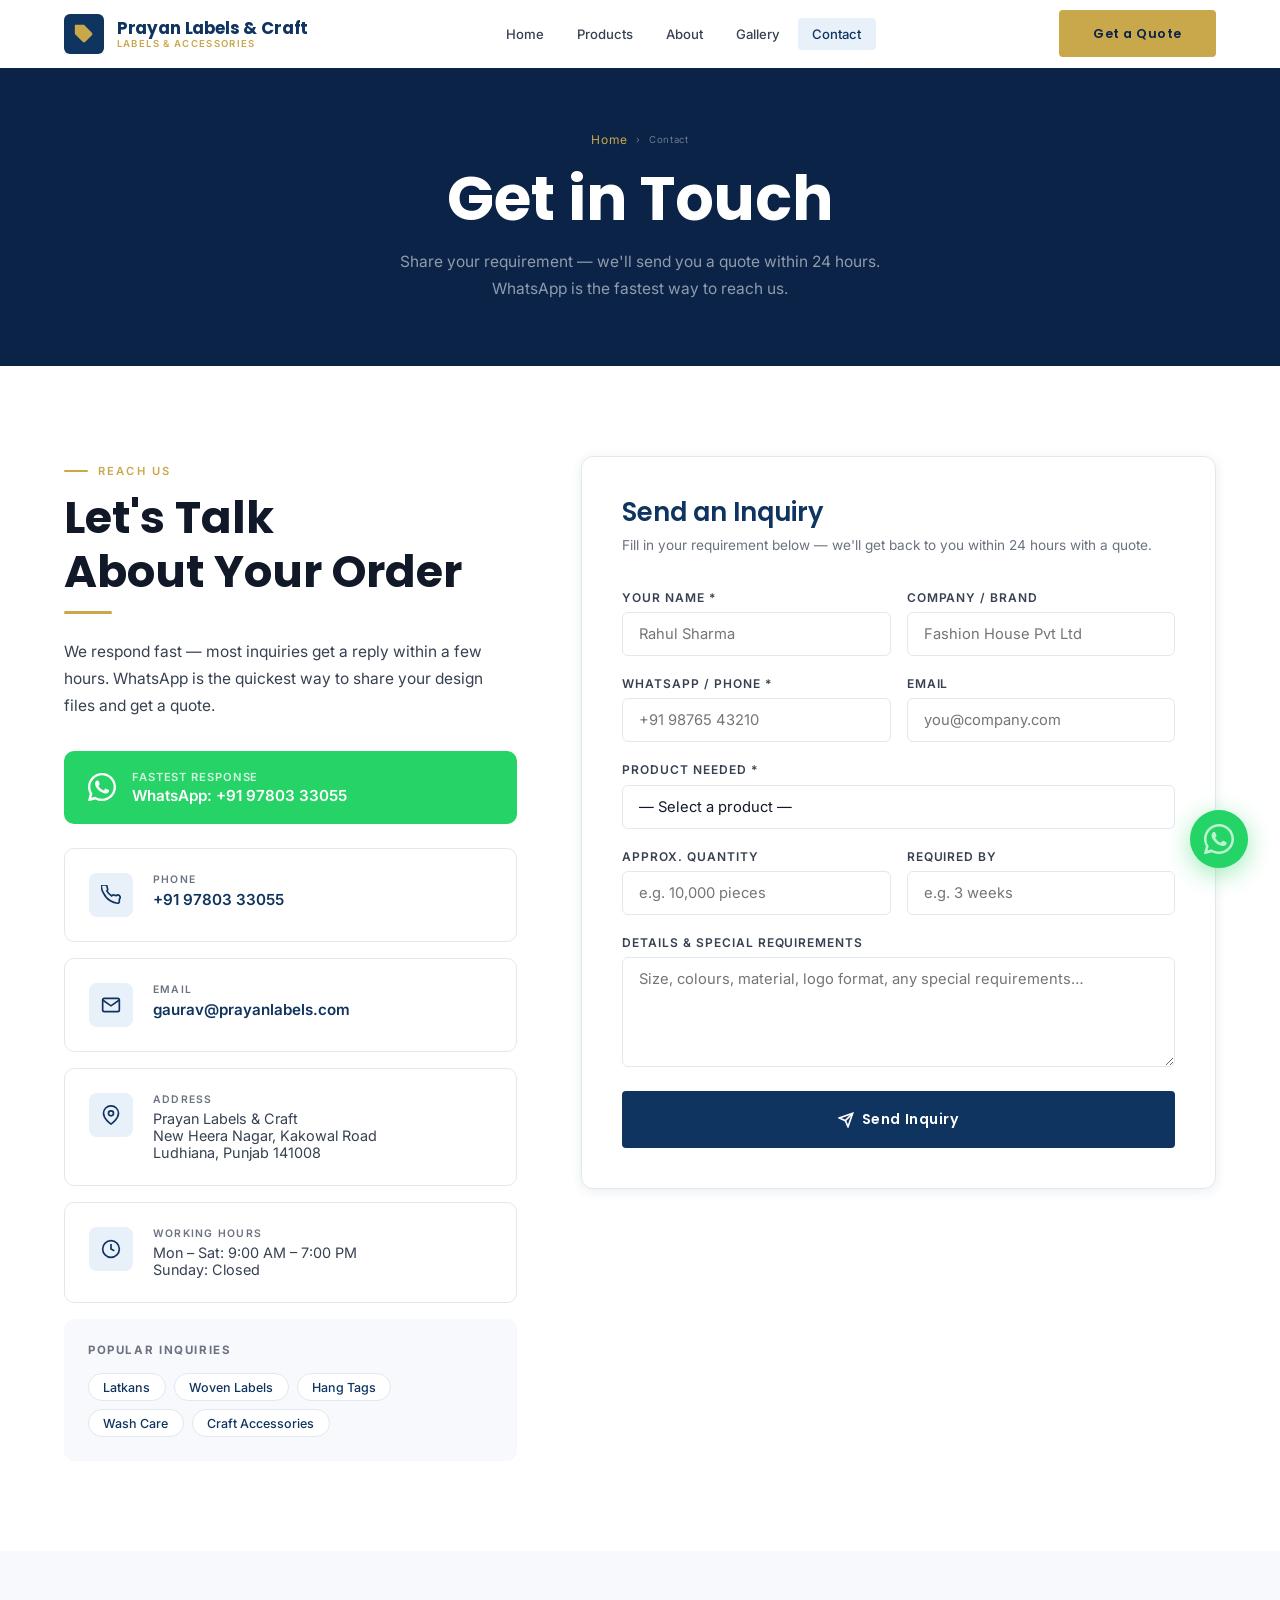
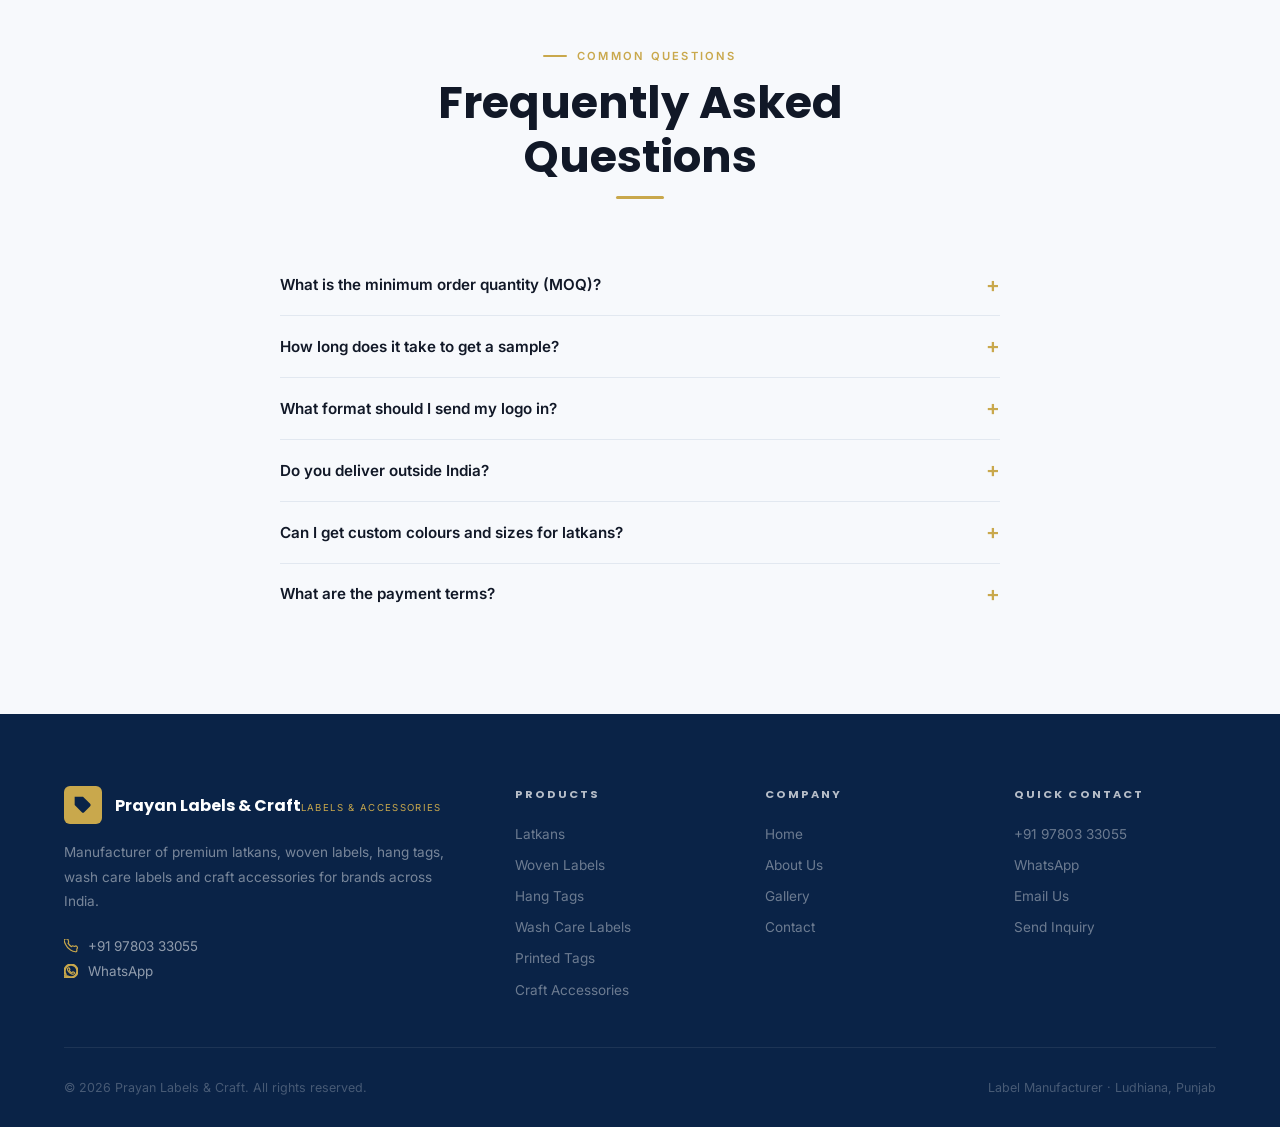
<file: contact.html>
<!DOCTYPE html>
<html lang="en">
<head>
  <meta charset="UTF-8" />
  <meta name="viewport" content="width=device-width, initial-scale=1.0" />
  <meta name="description" content="Get in touch with Prayan Labels & Craft for latkans, woven labels, hang tags or wash care labels. Call or WhatsApp +91 97803 33055. Located in Ludhiana, Punjab." />
  <meta name="keywords" content="contact Prayan Labels Craft, latkan order quote, label manufacturer contact Ludhiana, get quote garment labels, WhatsApp latkan manufacturer" />
  <meta name="author" content="Prayan Labels &amp; Craft" />
  <meta name="robots" content="index, follow" />
  <title>Contact & Get a Quote | Prayan Labels & Craft, Ludhiana</title>
  <link rel="canonical" href="https://prayanlabels.com/contact.html" />
  <!-- Open Graph -->
  <meta property="og:type" content="website" />
  <meta property="og:site_name" content="Prayan Labels &amp; Craft" />
  <meta property="og:title" content="Contact Prayan Labels & Craft | Get a Quote, Ludhiana" />
  <meta property="og:description" content="Request a quote for latkans, woven labels, hang tags or wash care labels. Call or WhatsApp +91 97803 33055." />
  <meta property="og:url" content="https://prayanlabels.com/contact.html" />
  <meta property="og:image" content="https://images.unsplash.com/photo-1711096700094-847c21ebdb52?auto=format&fit=crop&w=1200&h=630&q=85" />
  <meta property="og:image:width" content="1200" />
  <meta property="og:image:height" content="630" />
  <meta property="og:locale" content="en_IN" />
  <!-- Twitter Card -->
  <meta name="twitter:card" content="summary_large_image" />
  <meta name="twitter:title" content="Contact Prayan Labels & Craft | Get a Quote, Ludhiana" />
  <meta name="twitter:description" content="Request a quote for latkans, woven labels, hang tags or wash care labels. Call or WhatsApp +91 97803 33055." />
  <meta name="twitter:image" content="https://images.unsplash.com/photo-1711096700094-847c21ebdb52?auto=format&fit=crop&w=1200&h=630&q=85" />
  <!-- Icons & manifest -->
  <link rel="icon" href="data:image/svg+xml,<svg xmlns='http://www.w3.org/2000/svg' viewBox='0 0 32 32'><rect width='32' height='32' rx='6' fill='%230f3460'/><text y='23' x='7' font-size='18' fill='%23c9a84c' font-family='Georgia' font-weight='bold'>P</text></svg>" />
  <link rel="manifest" href="site.webmanifest" />
  <meta name="theme-color" content="#0f3460" />
  <link rel="preconnect" href="https://fonts.googleapis.com" />
  <link rel="preconnect" href="https://fonts.gstatic.com" crossorigin />
  <link rel="preconnect" href="https://images.unsplash.com" />
  <link rel="stylesheet" href="css/style.css" />
  <!-- Structured data -->
  <script type="application/ld+json">
{
  "@context": "https://schema.org",
  "@graph": [
  {
    "@type": "LocalBusiness",
    "@id": "https://prayanlabels.com/#business",
    "name": "Prayan Labels & Craft",
    "description": "Manufacturer of latkans, woven labels, hang tags, wash care labels and craft accessories in Ludhiana, India.",
    "url": "https://prayanlabels.com",
    "telephone": "+919780333055",
    "email": "gaurav@prayanlabels.com",
    "address": {
      "@type": "PostalAddress",
      "streetAddress": "New Heera Nagar, Kakowal Road",
      "addressLocality": "Ludhiana",
      "addressRegion": "Punjab",
      "postalCode": "141008",
      "addressCountry": "IN"
    },
    "geo": {
      "@type": "GeoCoordinates",
      "latitude": 30.9010,
      "longitude": 75.8573
    },
    "image": "https://images.unsplash.com/photo-1711096700094-847c21ebdb52?auto=format&fit=crop&w=1200&q=80",
    "priceRange": "₹₹",
    "openingHoursSpecification": {
      "@type": "OpeningHoursSpecification",
      "dayOfWeek": ["Monday","Tuesday","Wednesday","Thursday","Friday","Saturday"],
      "opens": "09:00",
      "closes": "18:00"
    },
    "contactPoint": {
      "@type": "ContactPoint",
      "telephone": "+919780333055",
      "contactType": "sales",
      "availableLanguage": ["English","Hindi","Punjabi"]
    },
    "hasOfferCatalog": {
      "@type": "OfferCatalog",
      "name": "Label & Accessory Products",
      "itemListElement": [
        {"@type":"Offer","itemOffered":{"@type":"Product","name":"Latkans","description":"Decorative tassels in silk thread, zari, metal charms and beads for ethnic wear"}},
        {"@type":"Offer","itemOffered":{"@type":"Product","name":"Woven Labels","description":"Custom woven brand labels in damask, satin and taffeta weaves"}},
        {"@type":"Offer","itemOffered":{"@type":"Product","name":"Hang Tags","description":"Custom printed hang tags for garments and apparel brands"}},
        {"@type":"Offer","itemOffered":{"@type":"Product","name":"Wash Care Labels","description":"Woven and printed care instruction labels for garments"}},
        {"@type":"Offer","itemOffered":{"@type":"Product","name":"Printed Tags","description":"Barcode labels, price tags and printed paper tags"}},
        {"@type":"Offer","itemOffered":{"@type":"Product","name":"Craft Accessories","description":"Tassels, cord strings, price pins and craft embellishments"}}
      ]
    },
    "sameAs": ["https://wa.me/919780333055"]
  },
  {
    "@type": "BreadcrumbList",
    "itemListElement": [
    {"@type":"ListItem","position":1,"name":"Home","item":"https://prayanlabels.com/"},
    {"@type":"ListItem","position":2,"name":"Contact","item":"https://prayanlabels.com/contact.html"}
    ]
  },
  {
    "@type": "FAQPage",
    "@id": "https://prayanlabels.com/contact.html#faq",
    "mainEntity": [
      {"@type":"Question","name":"What is the minimum order quantity (MOQ)?","acceptedAnswer":{"@type":"Answer","text":"MOQ varies by product. Latkans start from 500 pieces per design. Woven labels from 500 pcs. Hang tags and printed labels from 1,000 pcs. Contact us for smaller trial quantities."}},
      {"@type":"Question","name":"How long does it take to get a sample?","acceptedAnswer":{"@type":"Answer","text":"Physical samples are dispatched within 48 hours of artwork approval. Digital proofs are sent same day in most cases."}},
      {"@type":"Question","name":"What format should I send my logo in?","acceptedAnswer":{"@type":"Answer","text":"Vector formats (AI, EPS, SVG) are ideal. High-resolution PNG or PDF also work. If you only have a JPG, our design team will prepare a production-ready file."}},
      {"@type":"Question","name":"Do you deliver outside India?","acceptedAnswer":{"@type":"Answer","text":"We primarily serve PAN India clients. For international orders, please contact us directly to discuss shipping arrangements."}},
      {"@type":"Question","name":"Can I get custom colours and sizes for latkans?","acceptedAnswer":{"@type":"Answer","text":"Yes. Latkans are fully customisable — thread colour, charm type, tassel length, bead style and more. Share a reference image or Pantone code and we will match it."}},
      {"@type":"Question","name":"What are the payment terms?","acceptedAnswer":{"@type":"Answer","text":"For new clients: 50% advance and 50% before dispatch. Repeat clients with good order history can discuss credit terms directly."}}
    ]
  }
  ]
}
  </script>
</head>
<body>

<header class="nav" id="mainNav">
  <div class="container nav__inner">
    <a href="index.html" class="nav__logo">
      <div class="nav__logo-icon">
        <svg viewBox="0 0 24 24"><path d="M20.59 13.41l-7.17 7.17a2 2 0 01-2.83 0L2 12V2h10l8.59 8.59a2 2 0 010 2.82z"/></svg>
      </div>
      <div class="nav__logo-text">
        <span class="nav__logo-name">Prayan Labels & Craft</span>
        <span class="nav__logo-sub">Labels &amp; Accessories</span>
      </div>
    </a>
    <nav class="nav__links">
      <a href="index.html">Home</a>
      <a href="products.html">Products</a>
      <a href="about.html">About</a>
      <a href="gallery.html">Gallery</a>
      <a href="contact.html" class="active">Contact</a>
    </nav>
    <a href="contact.html" class="btn btn-primary nav__cta">Get a Quote</a>
    <button class="nav__hamburger" aria-label="Toggle menu"><span></span><span></span><span></span></button>
  </div>
</header>
<nav class="nav__mobile">
  <a href="index.html">Home</a>
  <a href="products.html">Products</a>
  <a href="about.html">About</a>
  <a href="gallery.html">Gallery</a>
  <a href="contact.html">Contact</a>
  <a href="contact.html" class="btn btn-primary" style="margin-top:0.5rem;justify-content:center;">Get a Quote</a>
</nav>

<section class="page-hero">
  <div class="page-hero__bg" style="background-image:url('https://images.unsplash.com/photo-1558618666-fcd25c85cd64?auto=format&fit=crop&w=1600&q=80');"></div>
  <div class="page-hero__overlay"></div>
  <div class="page-hero__content container">
    <nav class="breadcrumb"><a href="index.html">Home</a><span>›</span><span>Contact</span></nav>
    <h1>Get in Touch</h1>
    <p>Share your requirement — we'll send you a quote within 24 hours. WhatsApp is the fastest way to reach us.</p>
  </div>
</section>

<main>

<!-- CONTACT SECTION -->
<section class="section">
  <div class="container">
    <div class="contact-grid">

      <!-- LEFT: Info -->
      <div>
        <span class="eyebrow">Reach Us</span>
        <h2 style="margin-bottom:0.5rem;">Let's Talk<br/>About Your Order</h2>
        <div class="gold-divider"></div>
        <p style="margin-bottom:2rem;">We respond fast — most inquiries get a reply within a few hours. WhatsApp is the quickest way to share your design files and get a quote.</p>

        <a href="https://wa.me/919780333055?text=Hi%2C%20I%27d%20like%20a%20quote%20for%20labels%20or%20latkans." target="_blank" rel="noopener"
           style="display:flex;align-items:center;gap:1rem;background:#25d366;color:#fff;border-radius:10px;padding:1.2rem 1.5rem;margin-bottom:1.5rem;font-weight:600;font-size:0.95rem;text-decoration:none;transition:background .2s;"
           onmouseover="this.style.background='#1da851'" onmouseout="this.style.background='#25d366'">
          <svg width="28" height="28" viewBox="0 0 24 24" fill="#fff"><path d="M17.472 14.382c-.297-.149-1.758-.867-2.03-.967-.273-.099-.471-.148-.67.15-.197.297-.767.966-.94 1.164-.173.199-.347.223-.644.075-.297-.15-1.255-.463-2.39-1.475-.883-.788-1.48-1.761-1.653-2.059-.173-.297-.018-.458.13-.606.134-.133.298-.347.446-.52.149-.174.198-.298.298-.497.099-.198.05-.371-.025-.52-.075-.149-.669-1.612-.916-2.207-.242-.579-.487-.5-.669-.51-.173-.008-.371-.01-.57-.01-.198 0-.52.074-.792.372-.272.297-1.04 1.016-1.04 2.479 0 1.462 1.065 2.875 1.213 3.074.149.198 2.096 3.2 5.077 4.487.709.306 1.262.489 1.694.625.712.227 1.36.195 1.871.118.571-.085 1.758-.719 2.006-1.413.248-.694.248-1.289.173-1.413-.074-.124-.272-.198-.57-.347z"/><path d="M12 0C5.373 0 0 5.373 0 12c0 2.123.554 4.112 1.525 5.84L.057 23.486a.5.5 0 00.614.614l5.644-1.468A11.953 11.953 0 0012 24c6.627 0 12-5.373 12-12S18.627 0 12 0zm0 22c-1.96 0-3.803-.537-5.38-1.47l-.386-.232-3.35.871.871-3.35-.232-.386A9.96 9.96 0 012 12C2 6.477 6.477 2 12 2s10 4.477 10 10-4.477 10-10 10z"/></svg>
          <div>
            <div style="font-size:0.7rem;opacity:0.8;letter-spacing:0.08em;text-transform:uppercase;margin-bottom:0.1rem;">Fastest response</div>
            <div>WhatsApp: +91 97803 33055</div>
          </div>
        </a>

        <div class="contact-info-card reveal">
          <div class="contact-info-icon">
            <svg viewBox="0 0 24 24"><path d="M22 16.92v3a2 2 0 01-2.18 2 19.79 19.79 0 01-8.63-3.07A19.5 19.5 0 013.07 9.8 19.79 19.79 0 01.22 1.18 2 2 0 012.18 0h3a2 2 0 012 1.72c.127.96.361 1.903.7 2.81a2 2 0 01-.45 2.11L6.91 7.09a16 16 0 006 6l.56-.56a2 2 0 012.11-.45c.907.339 1.85.573 2.81.7A2 2 0 0122 16.92z"/></svg>
          </div>
          <div>
            <div class="contact-label">Phone</div>
            <div class="contact-value"><a href="tel:+919780333055">+91 97803 33055</a></div>
          </div>
        </div>

        <div class="contact-info-card reveal">
          <div class="contact-info-icon">
            <svg viewBox="0 0 24 24"><path d="M4 4h16c1.1 0 2 .9 2 2v12c0 1.1-.9 2-2 2H4c-1.1 0-2-.9-2-2V6c0-1.1.9-2 2-2z"/><polyline points="22,6 12,13 2,6"/></svg>
          </div>
          <div>
            <div class="contact-label">Email</div>
            <div class="contact-value"><a href="mailto:gaurav@prayanlabels.com">gaurav@prayanlabels.com</a></div>
          </div>
        </div>

        <div class="contact-info-card reveal">
          <div class="contact-info-icon">
            <svg viewBox="0 0 24 24"><path d="M21 10c0 7-9 13-9 13s-9-6-9-13a9 9 0 0118 0z"/><circle cx="12" cy="10" r="3"/></svg>
          </div>
          <div>
            <div class="contact-label">Address</div>
            <div class="contact-value" style="font-size:0.9rem;font-weight:400;color:var(--text-mid);">
              Prayan Labels &amp; Craft<br/>
              New Heera Nagar, Kakowal Road<br/>
              Ludhiana, Punjab 141008
            </div>
          </div>
        </div>

        <div class="contact-info-card reveal">
          <div class="contact-info-icon">
            <svg viewBox="0 0 24 24"><circle cx="12" cy="12" r="10"/><path d="M12 6v6l4 2"/></svg>
          </div>
          <div>
            <div class="contact-label">Working Hours</div>
            <div class="contact-value" style="font-size:0.9rem;font-weight:400;color:var(--text-mid);">
              Mon – Sat: 9:00 AM – 7:00 PM<br/>
              Sunday: Closed
            </div>
          </div>
        </div>

        <!-- Quick product links -->
        <div style="background:var(--bg);border-radius:10px;padding:1.5rem;margin-top:1rem;" class="reveal">
          <div style="font-size:0.72rem;font-weight:700;letter-spacing:0.14em;text-transform:uppercase;color:var(--muted);margin-bottom:1rem;">Popular Inquiries</div>
          <div style="display:flex;flex-wrap:wrap;gap:0.5rem;">
            <a href="products.html#latkans" style="background:var(--white);border:1px solid var(--border);border-radius:20px;padding:0.35rem 0.9rem;font-size:0.78rem;font-weight:500;color:var(--navy);text-decoration:none;transition:all .2s;" onmouseover="this.style.background='var(--navy-light)'" onmouseout="this.style.background='var(--white)'">Latkans</a>
            <a href="products.html#woven" style="background:var(--white);border:1px solid var(--border);border-radius:20px;padding:0.35rem 0.9rem;font-size:0.78rem;font-weight:500;color:var(--navy);text-decoration:none;transition:all .2s;" onmouseover="this.style.background='var(--navy-light)'" onmouseout="this.style.background='var(--white)'">Woven Labels</a>
            <a href="products.html#hangtags" style="background:var(--white);border:1px solid var(--border);border-radius:20px;padding:0.35rem 0.9rem;font-size:0.78rem;font-weight:500;color:var(--navy);text-decoration:none;transition:all .2s;" onmouseover="this.style.background='var(--navy-light)'" onmouseout="this.style.background='var(--white)'">Hang Tags</a>
            <a href="products.html#washcare" style="background:var(--white);border:1px solid var(--border);border-radius:20px;padding:0.35rem 0.9rem;font-size:0.78rem;font-weight:500;color:var(--navy);text-decoration:none;transition:all .2s;" onmouseover="this.style.background='var(--navy-light)'" onmouseout="this.style.background='var(--white)'">Wash Care</a>
            <a href="products.html#craft" style="background:var(--white);border:1px solid var(--border);border-radius:20px;padding:0.35rem 0.9rem;font-size:0.78rem;font-weight:500;color:var(--navy);text-decoration:none;transition:all .2s;" onmouseover="this.style.background='var(--navy-light)'" onmouseout="this.style.background='var(--white)'">Craft Accessories</a>
          </div>
        </div>
      </div>

      <!-- RIGHT: Form -->
      <div class="reveal">
        <div class="form-card">
          <h3 style="color:var(--navy);margin-bottom:0.4rem;">Send an Inquiry</h3>
          <p style="font-size:0.85rem;margin-bottom:2rem;color:var(--muted);">Fill in your requirement below — we'll get back to you within 24 hours with a quote.</p>

          <!--
            ACTIVATE: Go to formspree.io → New Form → copy the form ID
            Replace YOUR_FORMSPREE_ID below with your actual ID (e.g. xknepldo)
          -->
          <form action="https://formspree.io/f/xgoqnqeq" method="POST" id="contactForm" novalidate>

            <div class="form-row">
              <div class="form-group">
                <label for="name">Your Name *</label>
                <input type="text" id="name" name="name" placeholder="Rahul Sharma" required />
              </div>
              <div class="form-group">
                <label for="company">Company / Brand</label>
                <input type="text" id="company" name="company" placeholder="Fashion House Pvt Ltd" />
              </div>
            </div>

            <div class="form-row">
              <div class="form-group">
                <label for="phone">WhatsApp / Phone *</label>
                <input type="tel" id="phone" name="phone" placeholder="+91 98765 43210" required />
              </div>
              <div class="form-group">
                <label for="email">Email</label>
                <input type="email" id="email" name="email" placeholder="you@company.com" />
              </div>
            </div>

            <div class="form-group">
              <label for="product">Product Needed *</label>
              <select id="product" name="product" required>
                <option value="">— Select a product —</option>
                <option>Latkans</option>
                <option>Woven Labels</option>
                <option>Hang Tags</option>
                <option>Wash Care Labels</option>
                <option>Printed Tags / Barcode Labels</option>
                <option>Craft Accessories (Tassels / Cords)</option>
                <option>Multiple Products</option>
                <option>Other / Not Sure</option>
              </select>
            </div>

            <div class="form-row">
              <div class="form-group">
                <label for="quantity">Approx. Quantity</label>
                <input type="text" id="quantity" name="quantity" placeholder="e.g. 10,000 pieces" />
              </div>
              <div class="form-group">
                <label for="timeline">Required By</label>
                <input type="text" id="timeline" name="timeline" placeholder="e.g. 3 weeks" />
              </div>
            </div>

            <div class="form-group">
              <label for="message">Details &amp; Special Requirements</label>
              <textarea id="message" name="message" placeholder="Size, colours, material, logo format, any special requirements…"></textarea>
            </div>

            <button type="submit" class="btn btn-navy btn-lg" style="width:100%;justify-content:center;" id="submitBtn">
              <svg width="16" height="16" viewBox="0 0 24 24" fill="none" stroke="currentColor" stroke-width="2.5"><line x1="22" y1="2" x2="11" y2="13"/><polygon points="22 2 15 22 11 13 2 9 22 2"/></svg>
              Send Inquiry
            </button>

            <div id="successMsg">
              ✅ Thank you! Your inquiry has been received. We'll reply within 24 hours.
              For faster response, <a href="https://wa.me/919780333055" target="_blank" rel="noopener" style="color:inherit;font-weight:600;">WhatsApp us directly</a>.
            </div>

          </form>
        </div>
      </div>

    </div>
  </div>
</section>

<!-- FAQ -->
<section class="section section--bg">
  <div class="container">
    <div class="section__head reveal">
      <span class="eyebrow">Common Questions</span>
      <h2>Frequently Asked Questions</h2>
      <div class="gold-divider gold-divider--center"></div>
    </div>
    <div style="max-width:720px;margin:0 auto;">

      <details class="faq-item reveal" style="border-bottom:1px solid var(--border);">
        <summary style="display:flex;justify-content:space-between;align-items:center;padding:1.25rem 0;cursor:pointer;font-weight:600;font-size:0.95rem;list-style:none;">
          What is the minimum order quantity (MOQ)?
          <span style="color:var(--gold);font-size:1.3rem;line-height:1;flex-shrink:0;margin-left:1rem;">+</span>
        </summary>
        <div style="padding:0 0 1.25rem;font-size:0.9rem;color:var(--muted);line-height:1.8;">
          MOQ varies by product. Latkans start from 500 pieces per design. Woven labels from 500 pcs. Hang tags and printed labels from 1,000 pcs. Contact us for smaller trial quantities — we try to accommodate new clients.
        </div>
      </details>

      <details class="faq-item reveal" style="border-bottom:1px solid var(--border);">
        <summary style="display:flex;justify-content:space-between;align-items:center;padding:1.25rem 0;cursor:pointer;font-weight:600;font-size:0.95rem;list-style:none;">
          How long does it take to get a sample?
          <span style="color:var(--gold);font-size:1.3rem;line-height:1;flex-shrink:0;margin-left:1rem;">+</span>
        </summary>
        <div style="padding:0 0 1.25rem;font-size:0.9rem;color:var(--muted);line-height:1.8;">
          Physical samples are dispatched within 48 hours of artwork approval. Digital proofs are sent same day in most cases.
        </div>
      </details>

      <details class="faq-item reveal" style="border-bottom:1px solid var(--border);">
        <summary style="display:flex;justify-content:space-between;align-items:center;padding:1.25rem 0;cursor:pointer;font-weight:600;font-size:0.95rem;list-style:none;">
          What format should I send my logo in?
          <span style="color:var(--gold);font-size:1.3rem;line-height:1;flex-shrink:0;margin-left:1rem;">+</span>
        </summary>
        <div style="padding:0 0 1.25rem;font-size:0.9rem;color:var(--muted);line-height:1.8;">
          Vector formats (AI, EPS, SVG) are ideal for woven labels and printing. High-resolution PNG or PDF also work. If you only have a JPG, share it and our design team will prepare a production-ready file.
        </div>
      </details>

      <details class="faq-item reveal" style="border-bottom:1px solid var(--border);">
        <summary style="display:flex;justify-content:space-between;align-items:center;padding:1.25rem 0;cursor:pointer;font-weight:600;font-size:0.95rem;list-style:none;">
          Do you deliver outside India?
          <span style="color:var(--gold);font-size:1.3rem;line-height:1;flex-shrink:0;margin-left:1rem;">+</span>
        </summary>
        <div style="padding:0 0 1.25rem;font-size:0.9rem;color:var(--muted);line-height:1.8;">
          We primarily serve PAN India clients. For international orders, please contact us directly to discuss shipping arrangements and timelines.
        </div>
      </details>

      <details class="faq-item reveal" style="border-bottom:1px solid var(--border);">
        <summary style="display:flex;justify-content:space-between;align-items:center;padding:1.25rem 0;cursor:pointer;font-weight:600;font-size:0.95rem;list-style:none;">
          Can I get custom colours and sizes for latkans?
          <span style="color:var(--gold);font-size:1.3rem;line-height:1;flex-shrink:0;margin-left:1rem;">+</span>
        </summary>
        <div style="padding:0 0 1.25rem;font-size:0.9rem;color:var(--muted);line-height:1.8;">
          Absolutely. Latkans are fully customisable — thread colour, charm type, tassel length, bead style and more. Share a reference image or Pantone code and we'll match it.
        </div>
      </details>

      <details class="faq-item reveal">
        <summary style="display:flex;justify-content:space-between;align-items:center;padding:1.25rem 0;cursor:pointer;font-weight:600;font-size:0.95rem;list-style:none;">
          What are the payment terms?
          <span style="color:var(--gold);font-size:1.3rem;line-height:1;flex-shrink:0;margin-left:1rem;">+</span>
        </summary>
        <div style="padding:0 0 1.25rem;font-size:0.9rem;color:var(--muted);line-height:1.8;">
          For new clients, we typically work on 50% advance and 50% before dispatch. Repeat clients with good order history can discuss credit terms with us directly.
        </div>
      </details>

    </div>
  </div>
</section>

</main>

<footer class="footer">
  <div class="container">
    <div class="footer__grid">
      <div class="footer__brand">
        <div class="footer__logo">
          <div class="footer__logo-icon"><svg viewBox="0 0 24 24" width="20" height="20"><path d="M20.59 13.41l-7.17 7.17a2 2 0 01-2.83 0L2 12V2h10l8.59 8.59a2 2 0 010 2.82z"/></svg></div>
          <div class="footer__logo-text"><span class="name">Prayan Labels &amp; Craft</span><span class="sub">Labels &amp; Accessories</span></div>
        </div>
        <p class="footer__desc">Manufacturer of premium latkans, woven labels, hang tags, wash care labels and craft accessories for brands across India.</p>
        <div class="footer__contact">
          <a href="tel:+919780333055"><svg viewBox="0 0 24 24"><path d="M22 16.92v3a2 2 0 01-2.18 2 19.79 19.79 0 01-8.63-3.07A19.5 19.5 0 013.07 9.8 19.79 19.79 0 01.22 1.18 2 2 0 012.18 0h3a2 2 0 012 1.72c.127.96.361 1.903.7 2.81a2 2 0 01-.45 2.11L6.91 7.09a16 16 0 006 6l.56-.56a2 2 0 012.11-.45c.907.339 1.85.573 2.81.7A2 2 0 0122 16.92z"/></svg>+91 97803 33055</a>
          <a href="https://wa.me/919780333055" target="_blank" rel="noopener"><svg viewBox="0 0 24 24"><path d="M17.472 14.382c-.297-.149-1.758-.867-2.03-.967-.273-.099-.471-.148-.67.15-.297.297-.767.966-.94 1.164-.173.199-.347.223-.644.075-.297-.15-1.255-.463-2.39-1.475-.883-.788-1.48-1.761-1.653-2.059-.173-.297-.018-.458.13-.606.134-.133.298-.347.446-.52.149-.174.198-.298.298-.497.099-.198.05-.371-.025-.52-.075-.149-.669-1.612-.916-2.207-.242-.579-.487-.5-.669-.51-.173-.008-.371-.01-.57-.01-.198 0-.52.074-.792.372-.272.297-1.04 1.016-1.04 2.479 0 1.462 1.065 2.875 1.213 3.074.149.198 2.096 3.2 5.077 4.487.709.306 1.262.489 1.694.625.712.227 1.36.195 1.871.118.571-.085 1.758-.719 2.006-1.413.248-.694.248-1.289.173-1.413-.074-.124-.272-.198-.57-.347z"/><path d="M12 0C5.373 0 0 5.373 0 12c0 2.123.554 4.112 1.525 5.84L.057 23.486a.5.5 0 00.614.614l5.644-1.468A11.953 11.953 0 0012 24c6.627 0 12-5.373 12-12S18.627 0 12 0zm0 22c-1.96 0-3.803-.537-5.38-1.47l-.386-.232-3.35.871.871-3.35-.232-.386A9.96 9.96 0 012 12C2 6.477 6.477 2 12 2s10 4.477 10 10-4.477 10-10 10z"/></svg>WhatsApp</a>
        </div>
      </div>
      <div class="footer__col"><h5>Products</h5><ul><li><a href="products.html#latkans">Latkans</a></li><li><a href="products.html#woven">Woven Labels</a></li><li><a href="products.html#hangtags">Hang Tags</a></li><li><a href="products.html#washcare">Wash Care Labels</a></li><li><a href="products.html#printed">Printed Tags</a></li><li><a href="products.html#craft">Craft Accessories</a></li></ul></div>
      <div class="footer__col"><h5>Company</h5><ul><li><a href="index.html">Home</a></li><li><a href="about.html">About Us</a></li><li><a href="gallery.html">Gallery</a></li><li><a href="contact.html">Contact</a></li></ul></div>
      <div class="footer__col"><h5>Quick Contact</h5><ul><li><a href="tel:+919780333055">+91 97803 33055</a></li><li><a href="https://wa.me/919780333055" target="_blank" rel="noopener">WhatsApp</a></li><li><a href="mailto:gaurav@prayanlabels.com">Email Us</a></li><li><a href="contact.html">Send Inquiry</a></li></ul></div>
    </div>
    <div class="footer__bottom">
      <span>© <span id="year"></span> Prayan Labels &amp; Craft. All rights reserved.</span>
      <span>Label Manufacturer · Ludhiana, Punjab</span>
    </div>
  </div>
</footer>

<a href="https://wa.me/919780333055?text=Hello%2C%20I%27d%20like%20to%20enquire%20about%20labels%20and%20latkans." class="wa-float" target="_blank" rel="noopener" aria-label="Chat on WhatsApp">
  <svg viewBox="0 0 24 24"><path d="M17.472 14.382c-.297-.149-1.758-.867-2.03-.967-.273-.099-.471-.148-.67.15-.197.297-.767.966-.94 1.164-.173.199-.347.223-.644.075-.297-.15-1.255-.463-2.39-1.475-.883-.788-1.48-1.761-1.653-2.059-.173-.297-.018-.458.13-.606.134-.133.298-.347.446-.52.149-.174.198-.298.298-.497.099-.198.05-.371-.025-.52-.075-.149-.669-1.612-.916-2.207-.242-.579-.487-.5-.669-.51-.173-.008-.371-.01-.57-.01-.198 0-.52.074-.792.372-.272.297-1.04 1.016-1.04 2.479 0 1.462 1.065 2.875 1.213 3.074.149.198 2.096 3.2 5.077 4.487.709.306 1.262.489 1.694.625.712.227 1.36.195 1.871.118.571-.085 1.758-.719 2.006-1.413.248-.694.248-1.289.173-1.413-.074-.124-.272-.198-.57-.347z"/><path d="M12 0C5.373 0 0 5.373 0 12c0 2.123.554 4.112 1.525 5.84L.057 23.486a.5.5 0 00.614.614l5.644-1.468A11.953 11.953 0 0012 24c6.627 0 12-5.373 12-12S18.627 0 12 0zm0 22c-1.96 0-3.803-.537-5.38-1.47l-.386-.232-3.35.871.871-3.35-.232-.386A9.96 9.96 0 012 12C2 6.477 6.477 2 12 2s10 4.477 10 10-4.477 10-10 10z"/></svg>
</a>
<script src="js/main.js"></script>
</body>
</html>
</file>
<file: css/style.css>
/* =============================================
   PRAYAN LABELS & CRAFT — Professional B2B
   Palette: Navy #0f3460 | Gold #c9a84c | White
   ============================================= */

@import url('https://fonts.googleapis.com/css2?family=Poppins:wght@400;500;600;700;800&family=Inter:wght@300;400;500;600&display=swap');

/* ---------- Variables ---------- */
:root {
  --navy:       #0f3460;
  --navy-dark:  #0a2347;
  --navy-mid:   #1a4a7a;
  --navy-light: #e8f0fa;
  --gold:       #c9a84c;
  --gold-light: #e8d5a3;
  --gold-pale:  #faf5e8;
  --white:      #ffffff;
  --bg:         #f7f9fc;
  --text:       #111827;
  --text-mid:   #374151;
  --muted:      #6b7280;
  --border:     #e2e8f0;
  --shadow-xs:  0 1px 4px rgba(15,52,96,0.06);
  --shadow-sm:  0 2px 12px rgba(15,52,96,0.09);
  --shadow:     0 6px 24px rgba(15,52,96,0.12);
  --shadow-lg:  0 16px 48px rgba(15,52,96,0.18);
  --font-head:  'Poppins', system-ui, sans-serif;
  --font-body:  'Inter', system-ui, sans-serif;
  --nav-h:      68px;
  --max-w:      1180px;
  --ease:       cubic-bezier(0.25, 0.46, 0.45, 0.94);
}

/* ---------- Reset ---------- */
*, *::before, *::after { box-sizing: border-box; margin: 0; padding: 0; }
html { scroll-behavior: smooth; font-size: 16px; }
body {
  font-family: var(--font-body);
  background: var(--white);
  color: var(--text);
  -webkit-font-smoothing: antialiased;
  overflow-x: hidden;
}
img { display: block; max-width: 100%; height: auto; }
a { color: inherit; text-decoration: none; }
ul { list-style: none; }
button { cursor: pointer; border: none; background: none; font-family: inherit; }

/* ---------- Container ---------- */
.container { width: 90%; max-width: var(--max-w); margin-inline: auto; }

/* ---------- Typography ---------- */
h1, h2, h3, h4 { font-family: var(--font-head); line-height: 1.2; color: var(--text); }
h1 { font-size: clamp(2.2rem, 5vw, 3.8rem); font-weight: 700; }
h2 { font-size: clamp(1.8rem, 3.5vw, 2.8rem); font-weight: 700; }
h3 { font-size: clamp(1.2rem, 2vw, 1.6rem); font-weight: 600; }
h4 { font-size: 1rem; font-weight: 600; }
p  { line-height: 1.75; color: var(--text-mid); font-size: 0.97rem; }

.eyebrow {
  display: inline-flex;
  align-items: center;
  gap: 0.6rem;
  font-size: 0.7rem;
  font-weight: 600;
  letter-spacing: 0.2em;
  text-transform: uppercase;
  color: var(--gold);
  margin-bottom: 0.8rem;
}
.eyebrow::before {
  content: '';
  display: inline-block;
  width: 24px; height: 2px;
  background: var(--gold);
  border-radius: 2px;
}

.section-label {
  font-size: 0.7rem;
  font-weight: 700;
  letter-spacing: 0.2em;
  text-transform: uppercase;
  color: var(--gold);
  margin-bottom: 0.75rem;
  display: block;
}

/* ---------- Buttons ---------- */
.btn {
  display: inline-flex;
  align-items: center;
  gap: 0.5rem;
  padding: 0.8rem 2rem;
  font-family: var(--font-head);
  font-size: 0.83rem;
  font-weight: 600;
  letter-spacing: 0.04em;
  border-radius: 4px;
  transition: all 0.28s var(--ease);
  white-space: nowrap;
  cursor: pointer;
  border: 2px solid transparent;
}
.btn-primary {
  background: var(--gold);
  color: var(--navy-dark);
  border-color: var(--gold);
}
.btn-primary:hover {
  background: #b8942f;
  border-color: #b8942f;
  transform: translateY(-2px);
  box-shadow: 0 8px 24px rgba(201,168,76,0.35);
}
.btn-navy {
  background: var(--navy);
  color: var(--white);
  border-color: var(--navy);
}
.btn-navy:hover {
  background: var(--navy-dark);
  border-color: var(--navy-dark);
  transform: translateY(-2px);
  box-shadow: 0 8px 24px rgba(15,52,96,0.3);
}
.btn-outline {
  background: transparent;
  color: var(--white);
  border-color: rgba(255,255,255,0.6);
}
.btn-outline:hover {
  background: rgba(255,255,255,0.12);
  border-color: var(--white);
}
.btn-outline-navy {
  background: transparent;
  color: var(--navy);
  border-color: var(--navy);
}
.btn-outline-navy:hover {
  background: var(--navy);
  color: var(--white);
}
.btn-lg { padding: 1rem 2.4rem; font-size: 0.88rem; }
.btn-sm { padding: 0.55rem 1.4rem; font-size: 0.78rem; }

/* ---------- NAV ---------- */
.nav {
  position: fixed;
  top: 0; left: 0; right: 0;
  z-index: 999;
  height: var(--nav-h);
  background: var(--white);
  border-bottom: 1px solid transparent;
  transition: border-color 0.3s, box-shadow 0.3s;
}
.nav.scrolled {
  border-color: var(--border);
  box-shadow: var(--shadow-sm);
}
.nav__inner {
  display: flex;
  align-items: center;
  justify-content: space-between;
  height: 100%;
  gap: 2rem;
}
.nav__logo { display: flex; align-items: center; gap: 0.8rem; }
.nav__logo-icon {
  width: 40px; height: 40px;
  background: var(--navy);
  border-radius: 6px;
  display: flex; align-items: center; justify-content: center;
  flex-shrink: 0;
}
.nav__logo-icon svg { width: 22px; height: 22px; fill: var(--gold); }
.nav__logo-text { display: flex; flex-direction: column; line-height: 1.2; }
.nav__logo-name {
  font-family: var(--font-head);
  font-size: 1.05rem;
  font-weight: 700;
  color: var(--navy);
  letter-spacing: -0.01em;
}
.nav__logo-sub {
  font-size: 0.6rem;
  letter-spacing: 0.14em;
  text-transform: uppercase;
  color: var(--gold);
  font-weight: 600;
}
.nav__links {
  display: flex;
  align-items: center;
  gap: 0.25rem;
  flex: 1;
  justify-content: center;
}
.nav__links a {
  font-size: 0.82rem;
  font-weight: 500;
  color: var(--text-mid);
  padding: 0.5rem 0.9rem;
  border-radius: 4px;
  transition: color 0.2s, background 0.2s;
  position: relative;
}
.nav__links a:hover, .nav__links a.active { color: var(--navy); background: var(--navy-light); }

.nav__cta { font-size: 0.8rem; }

.nav__hamburger {
  display: none;
  flex-direction: column;
  gap: 5px;
  padding: 6px;
  border-radius: 4px;
}
.nav__hamburger span {
  display: block;
  width: 22px; height: 2px;
  background: var(--navy);
  border-radius: 2px;
  transition: all 0.28s;
}
.nav__hamburger.open span:nth-child(1) { transform: translateY(7px) rotate(45deg); }
.nav__hamburger.open span:nth-child(2) { opacity: 0; }
.nav__hamburger.open span:nth-child(3) { transform: translateY(-7px) rotate(-45deg); }

.nav__mobile {
  display: none;
  position: fixed;
  top: var(--nav-h); left: 0; right: 0;
  background: var(--white);
  border-bottom: 1px solid var(--border);
  padding: 1.5rem 5% 2rem;
  flex-direction: column;
  gap: 0.25rem;
  z-index: 998;
  box-shadow: var(--shadow);
}
.nav__mobile a {
  font-size: 0.9rem;
  font-weight: 500;
  color: var(--text-mid);
  padding: 0.75rem 1rem;
  border-radius: 4px;
  transition: color 0.2s, background 0.2s;
}
.nav__mobile a:hover { color: var(--navy); background: var(--navy-light); }
.nav__mobile.open { display: flex; }

/* ---------- HERO ---------- */
.hero {
  min-height: 100vh;
  background: var(--navy-dark);
  position: relative;
  overflow: hidden;
  display: flex;
  align-items: center;
  padding-top: var(--nav-h);
}
.hero__bg {
  position: absolute;
  inset: 0;
  background-size: cover;
  background-position: center;
  opacity: 0.18;
}
.hero__overlay {
  position: absolute;
  inset: 0;
  background: linear-gradient(130deg,
    rgba(10,35,71,0.92) 0%,
    rgba(15,52,96,0.78) 55%,
    rgba(10,35,71,0.88) 100%);
}
.hero__inner {
  position: relative;
  z-index: 2;
  display: grid;
  grid-template-columns: 1fr 1fr;
  gap: 4rem;
  align-items: center;
  padding: 5rem 0;
  width: 90%;
  max-width: var(--max-w);
  margin-inline: auto;
}
.hero__badge {
  display: inline-flex;
  align-items: center;
  gap: 0.6rem;
  background: rgba(201,168,76,0.15);
  border: 1px solid rgba(201,168,76,0.3);
  border-radius: 24px;
  padding: 0.4rem 1rem;
  font-size: 0.72rem;
  font-weight: 600;
  letter-spacing: 0.1em;
  text-transform: uppercase;
  color: var(--gold-light);
  margin-bottom: 1.5rem;
}
.hero__badge span { width: 6px; height: 6px; background: var(--gold); border-radius: 50%; }
.hero h1 {
  color: var(--white);
  margin-bottom: 1.25rem;
  font-size: clamp(2.4rem, 4.5vw, 3.8rem);
  line-height: 1.15;
}
.hero h1 em {
  font-style: normal;
  color: var(--gold);
}
.hero__sub {
  color: rgba(255,255,255,0.65);
  font-size: 1.05rem;
  line-height: 1.8;
  margin-bottom: 2.5rem;
  max-width: 480px;
}
.hero__actions {
  display: flex;
  gap: 1rem;
  flex-wrap: wrap;
  margin-bottom: 3rem;
}
.hero__trust {
  display: flex;
  gap: 2rem;
  flex-wrap: wrap;
}
.hero__trust-item {
  display: flex;
  flex-direction: column;
  gap: 0.15rem;
}
.hero__trust-num {
  font-family: var(--font-head);
  font-size: 1.6rem;
  font-weight: 700;
  color: var(--gold);
  line-height: 1;
}
.hero__trust-label {
  font-size: 0.7rem;
  letter-spacing: 0.08em;
  color: rgba(255,255,255,0.5);
  text-transform: uppercase;
}
.hero__img-wrap {
  position: relative;
}
.hero__img-grid {
  display: grid;
  grid-template-columns: 1fr 1fr;
  grid-template-rows: 1fr 1fr;
  gap: 0.75rem;
  border-radius: 12px;
  overflow: hidden;
}
.hero__img-grid img {
  width: 100%; height: 100%;
  object-fit: cover;
  display: block;
}
.hero__img-main {
  grid-column: 1;
  grid-row: 1 / 3;
  height: 420px;
  border-radius: 8px;
  overflow: hidden;
}
.hero__img-sm {
  height: 200px;
  border-radius: 8px;
  overflow: hidden;
  transition: transform 0.5s var(--ease);
}
.hero__img-sm:hover { transform: scale(1.03); }
.hero__img-sm img { height: 100%; object-fit: cover; }
.hero__img-main img { height: 100%; object-fit: cover; }
.hero__float-badge {
  position: absolute;
  bottom: -1rem;
  left: -1rem;
  background: var(--gold);
  color: var(--navy-dark);
  border-radius: 8px;
  padding: 1rem 1.4rem;
  box-shadow: var(--shadow);
  z-index: 3;
}
.hero__float-badge strong {
  display: block;
  font-family: var(--font-head);
  font-size: 1.5rem;
  font-weight: 800;
  line-height: 1;
}
.hero__float-badge span {
  font-size: 0.62rem;
  font-weight: 600;
  letter-spacing: 0.1em;
  text-transform: uppercase;
}

/* ---------- MARQUEE ---------- */
.marquee-strip {
  background: var(--navy);
  padding: 0.85rem 0;
  overflow: hidden;
}
.marquee-track {
  display: flex;
  gap: 2.5rem;
  white-space: nowrap;
  animation: marquee 32s linear infinite;
  width: max-content;
}
.marquee-item {
  display: flex;
  align-items: center;
  gap: 0.7rem;
  font-size: 0.68rem;
  font-weight: 600;
  letter-spacing: 0.16em;
  text-transform: uppercase;
  color: rgba(255,255,255,0.6);
}
.marquee-item svg { width: 12px; height: 12px; fill: var(--gold); flex-shrink: 0; }
@keyframes marquee {
  from { transform: translateX(0); }
  to   { transform: translateX(-50%); }
}

/* ---------- SECTIONS ---------- */
.section { padding: 90px 0; }
.section--sm { padding: 60px 0; }
.section--bg { background: var(--bg); }
.section--navy { background: var(--navy); color: var(--white); }
.section--navy-dark { background: var(--navy-dark); color: var(--white); }
.section--gold-pale { background: var(--gold-pale); }
.section__head { text-align: center; max-width: 560px; margin: 0 auto 3.5rem; }
.section__head h2 { margin-bottom: 0.75rem; }
.section__head p { color: var(--muted); }

/* ---------- PRODUCT CARDS ---------- */
.products-grid {
  display: grid;
  grid-template-columns: repeat(3, 1fr);
  gap: 1.5rem;
}
.product-card {
  background: var(--white);
  border: 1px solid var(--border);
  border-radius: 10px;
  overflow: hidden;
  transition: box-shadow 0.3s var(--ease), transform 0.3s var(--ease);
  cursor: pointer;
}
.product-card:hover {
  box-shadow: var(--shadow-lg);
  transform: translateY(-6px);
}
.product-card__img {
  aspect-ratio: 4/3;
  overflow: hidden;
  background: var(--bg);
  position: relative;
}
.product-card__img img {
  width: 100%; height: 100%;
  object-fit: cover;
  transition: transform 0.55s var(--ease);
}
.product-card:hover .product-card__img img { transform: scale(1.07); }
.product-card__badge {
  position: absolute;
  top: 0.75rem; left: 0.75rem;
  background: var(--navy);
  color: var(--white);
  font-size: 0.62rem;
  font-weight: 700;
  letter-spacing: 0.1em;
  text-transform: uppercase;
  padding: 0.25rem 0.7rem;
  border-radius: 3px;
}
.product-card__body { padding: 1.4rem 1.5rem 1.6rem; }
.product-card__name {
  font-family: var(--font-head);
  font-size: 1.05rem;
  font-weight: 600;
  color: var(--navy);
  margin-bottom: 0.4rem;
}
.product-card__desc {
  font-size: 0.85rem;
  color: var(--muted);
  line-height: 1.65;
  margin-bottom: 1rem;
}
.product-card__meta {
  display: flex;
  align-items: center;
  gap: 0.5rem;
  font-size: 0.75rem;
  color: var(--text-mid);
  font-weight: 500;
}
.product-card__meta svg {
  width: 14px; height: 14px;
  fill: none;
  stroke: var(--gold);
  stroke-width: 2;
  flex-shrink: 0;
}

/* ---------- PRODUCTS FULL PAGE ---------- */
.products-full-grid {
  display: grid;
  grid-template-columns: repeat(auto-fill, minmax(320px, 1fr));
  gap: 2rem;
}
.product-full-card {
  background: var(--white);
  border: 1px solid var(--border);
  border-radius: 12px;
  overflow: hidden;
  transition: box-shadow 0.3s, transform 0.3s;
}
.product-full-card:hover {
  box-shadow: var(--shadow-lg);
  transform: translateY(-4px);
}
.product-full-card__img {
  aspect-ratio: 16/10;
  overflow: hidden;
  background: var(--bg);
}
.product-full-card__img img {
  width: 100%; height: 100%;
  object-fit: cover;
  transition: transform 0.5s var(--ease);
}
.product-full-card:hover .product-full-card__img img { transform: scale(1.05); }
.product-full-card__body { padding: 1.8rem; }
.product-full-card__tag {
  font-size: 0.65rem;
  font-weight: 700;
  letter-spacing: 0.16em;
  text-transform: uppercase;
  color: var(--gold);
  margin-bottom: 0.5rem;
  display: block;
}
.product-full-card__name {
  font-family: var(--font-head);
  font-size: 1.3rem;
  font-weight: 600;
  color: var(--navy);
  margin-bottom: 0.6rem;
}
.product-full-card__desc { font-size: 0.88rem; margin-bottom: 1.2rem; }
.product-full-card__specs {
  display: flex;
  flex-wrap: wrap;
  gap: 0.5rem;
}
.spec-chip {
  background: var(--navy-light);
  color: var(--navy);
  font-size: 0.7rem;
  font-weight: 600;
  letter-spacing: 0.06em;
  padding: 0.3rem 0.8rem;
  border-radius: 20px;
}

/* ---------- STATS ---------- */
.stats-grid {
  display: grid;
  grid-template-columns: repeat(4, 1fr);
  gap: 0;
}
.stat-item {
  padding: 3rem 2rem;
  text-align: center;
  border-right: 1px solid rgba(255,255,255,0.1);
}
.stat-item:last-child { border-right: none; }
.stat-item__num {
  font-family: var(--font-head);
  font-size: 2.8rem;
  font-weight: 800;
  color: var(--gold);
  line-height: 1;
  margin-bottom: 0.4rem;
}
.stat-item__label {
  font-size: 0.75rem;
  font-weight: 500;
  letter-spacing: 0.1em;
  text-transform: uppercase;
  color: rgba(255,255,255,0.5);
}

/* ---------- USP CARDS ---------- */
.usp-grid {
  display: grid;
  grid-template-columns: repeat(4, 1fr);
  gap: 1.5rem;
}
.usp-card {
  background: var(--white);
  border: 1px solid var(--border);
  border-radius: 10px;
  padding: 2rem 1.75rem;
  transition: box-shadow 0.3s, transform 0.3s;
}
.usp-card:hover { box-shadow: var(--shadow); transform: translateY(-3px); }
.usp-card__icon {
  width: 48px; height: 48px;
  background: var(--navy-light);
  border-radius: 10px;
  display: flex; align-items: center; justify-content: center;
  margin-bottom: 1.25rem;
}
.usp-card__icon svg {
  width: 22px; height: 22px;
  stroke: var(--navy);
  fill: none;
  stroke-width: 2;
}
.usp-card h4 {
  font-size: 0.95rem;
  font-weight: 700;
  color: var(--navy);
  margin-bottom: 0.5rem;
}
.usp-card p { font-size: 0.85rem; }

/* ---------- PROCESS STEPS ---------- */
.process-grid {
  display: grid;
  grid-template-columns: repeat(4, 1fr);
  gap: 1rem;
  position: relative;
}
.process-grid::before {
  content: '';
  position: absolute;
  top: 2.2rem;
  left: 14%;
  right: 14%;
  height: 2px;
  background: linear-gradient(to right, var(--gold), var(--gold-light), var(--gold));
  opacity: 0.3;
}
.process-step { text-align: center; padding: 0 1rem; position: relative; }
.process-step__num {
  width: 48px; height: 48px;
  background: var(--navy);
  border-radius: 50%;
  display: flex; align-items: center; justify-content: center;
  font-family: var(--font-head);
  font-size: 1.1rem;
  font-weight: 700;
  color: var(--gold);
  margin: 0 auto 1.25rem;
  position: relative;
  z-index: 1;
  border: 3px solid var(--white);
  box-shadow: 0 0 0 2px var(--navy);
}
.process-step h4 {
  font-size: 0.88rem;
  font-weight: 600;
  color: var(--text);
  margin-bottom: 0.4rem;
}
.process-step p { font-size: 0.82rem; color: var(--muted); }

/* ---------- SPLIT SECTION ---------- */
.split { display: grid; grid-template-columns: 1fr 1fr; }
.split__img {
  overflow: hidden;
  min-height: 520px;
}
.split__img img {
  width: 100%; height: 100%;
  object-fit: cover;
  transition: transform 0.8s var(--ease);
}
.split__img:hover img { transform: scale(1.04); }
.split__body {
  display: flex;
  flex-direction: column;
  justify-content: center;
  padding: 5rem;
}
.split__body--navy { background: var(--navy-dark); }
.split__body--navy h2,
.split__body--navy h3 { color: var(--white); }
.split__body--navy p { color: rgba(255,255,255,0.6); }
.split__body--cream { background: var(--bg); }

.value-list { margin-top: 1.5rem; display: flex; flex-direction: column; gap: 0.75rem; }
.value-list li {
  display: flex;
  align-items: flex-start;
  gap: 0.75rem;
  font-size: 0.9rem;
  color: var(--text-mid);
  padding-bottom: 0.75rem;
  border-bottom: 1px solid var(--border);
}
.value-list--light li { color: rgba(255,255,255,0.65); border-color: rgba(255,255,255,0.1); }
.value-list li::before {
  content: '';
  width: 18px; height: 18px;
  background: var(--gold);
  border-radius: 50%;
  flex-shrink: 0;
  margin-top: 0.15rem;
  background-image: url("data:image/svg+xml,%3Csvg xmlns='http://www.w3.org/2000/svg' width='10' height='10' viewBox='0 0 24 24' fill='none' stroke='%230f3460' stroke-width='3' stroke-linecap='round' stroke-linejoin='round'%3E%3Cpolyline points='20 6 9 17 4 12'/%3E%3C/svg%3E");
  background-repeat: no-repeat;
  background-position: center;
  background-size: 10px;
}

/* ---------- ABOUT PAGE ---------- */
.about-hero-grid {
  display: grid;
  grid-template-columns: 1fr 1fr;
  gap: 5rem;
  align-items: center;
}
.about-img-stack {
  position: relative;
}
.about-img-main {
  border-radius: 12px;
  overflow: hidden;
  aspect-ratio: 4/5;
}
.about-img-main img { width: 100%; height: 100%; object-fit: cover; }
.about-img-accent {
  position: absolute;
  bottom: -1.5rem; right: -1.5rem;
  width: 48%;
  border-radius: 8px;
  overflow: hidden;
  aspect-ratio: 1;
  border: 4px solid var(--white);
  box-shadow: var(--shadow-lg);
}
.about-img-accent img { width: 100%; height: 100%; object-fit: cover; }
.about-years-badge {
  position: absolute;
  top: -1.5rem; left: -1.5rem;
  background: var(--gold);
  border-radius: 8px;
  padding: 1.2rem 1.5rem;
  text-align: center;
  box-shadow: var(--shadow);
}
.about-years-badge strong {
  display: block;
  font-family: var(--font-head);
  font-size: 2.4rem;
  font-weight: 800;
  color: var(--navy-dark);
  line-height: 1;
}
.about-years-badge span {
  font-size: 0.65rem;
  font-weight: 700;
  letter-spacing: 0.1em;
  text-transform: uppercase;
  color: var(--navy-dark);
}
.team-grid {
  display: grid;
  grid-template-columns: repeat(auto-fill, minmax(240px, 1fr));
  gap: 2rem;
}
.team-card {
  background: var(--white);
  border: 1px solid var(--border);
  border-radius: 10px;
  overflow: hidden;
}
.team-card__img { aspect-ratio: 1; overflow: hidden; background: var(--bg); }
.team-card__img img { width: 100%; height: 100%; object-fit: cover; }
.team-card__body { padding: 1.25rem; }
.team-card h4 { font-size: 0.95rem; color: var(--navy); margin-bottom: 0.2rem; }
.team-card p { font-size: 0.8rem; color: var(--muted); }

/* ---------- GALLERY ---------- */
.gallery-grid {
  display: grid;
  grid-template-columns: repeat(3, 1fr);
  gap: 1rem;
}
.gallery-item {
  overflow: hidden;
  border-radius: 8px;
  background: var(--bg);
  cursor: pointer;
  position: relative;
}
.gallery-item img {
  width: 100%; height: 100%;
  object-fit: cover;
  aspect-ratio: 4/3;
  transition: transform 0.5s var(--ease);
}
.gallery-item:hover img { transform: scale(1.06); }
.gallery-item.tall { grid-row: span 2; }
.gallery-item.tall img { aspect-ratio: auto; height: 100%; }

/* ---------- CONTACT ---------- */
.contact-grid {
  display: grid;
  grid-template-columns: 5fr 7fr;
  gap: 4rem;
  align-items: start;
}
.contact-info { }
.contact-info-card {
  background: var(--white);
  border: 1px solid var(--border);
  border-radius: 10px;
  padding: 1.5rem;
  display: flex;
  gap: 1.25rem;
  align-items: flex-start;
  margin-bottom: 1rem;
  transition: box-shadow 0.25s;
}
.contact-info-card:hover { box-shadow: var(--shadow-sm); }
.contact-info-icon {
  width: 44px; height: 44px;
  background: var(--navy-light);
  border-radius: 8px;
  display: flex; align-items: center; justify-content: center;
  flex-shrink: 0;
}
.contact-info-icon svg { width: 20px; height: 20px; stroke: var(--navy); fill: none; stroke-width: 2; }
.contact-label { font-size: 0.65rem; font-weight: 600; letter-spacing: 0.12em; text-transform: uppercase; color: var(--muted); margin-bottom: 0.25rem; }
.contact-value { font-size: 0.95rem; font-weight: 600; color: var(--text); }
.contact-value a { color: var(--navy); }
.contact-value a:hover { color: var(--gold); }

.form-card {
  background: var(--white);
  border: 1px solid var(--border);
  border-radius: 12px;
  padding: 2.5rem;
  box-shadow: var(--shadow-sm);
}
.form-group { margin-bottom: 1.25rem; }
.form-group label {
  display: block;
  font-size: 0.75rem;
  font-weight: 600;
  letter-spacing: 0.08em;
  text-transform: uppercase;
  color: var(--text-mid);
  margin-bottom: 0.45rem;
}
.form-group input,
.form-group textarea,
.form-group select {
  width: 100%;
  padding: 0.75rem 1rem;
  border: 1.5px solid var(--border);
  border-radius: 6px;
  font-family: var(--font-body);
  font-size: 0.92rem;
  background: var(--white);
  color: var(--text);
  outline: none;
  transition: border-color 0.2s, box-shadow 0.2s;
  appearance: none;
}
.form-group input:focus,
.form-group textarea:focus,
.form-group select:focus {
  border-color: var(--navy);
  box-shadow: 0 0 0 3px rgba(15,52,96,0.08);
}
.form-group textarea { resize: vertical; min-height: 110px; }
.form-row { display: grid; grid-template-columns: 1fr 1fr; gap: 1rem; }

#successMsg {
  display: none;
  background: #d1fae5;
  border: 1px solid #6ee7b7;
  color: #065f46;
  border-radius: 8px;
  padding: 1rem 1.25rem;
  font-size: 0.9rem;
  margin-top: 1rem;
}
#successMsg.show { display: block; }

/* ---------- PAGE HERO (inner pages) ---------- */
.page-hero {
  background: var(--navy-dark);
  padding: calc(var(--nav-h) + 4rem) 0 4rem;
  text-align: center;
  position: relative;
  overflow: hidden;
}
.page-hero__bg {
  position: absolute; inset: 0;
  background-size: cover;
  background-position: center;
  opacity: 0.12;
}
.page-hero__overlay {
  position: absolute; inset: 0;
  background: linear-gradient(to bottom, rgba(10,35,71,0.7), rgba(10,35,71,0.9));
}
.page-hero__content { position: relative; z-index: 2; }
.page-hero h1 { color: var(--white); margin-bottom: 0.75rem; }
.page-hero p { color: rgba(255,255,255,0.55); max-width: 480px; margin-inline: auto; }
.breadcrumb {
  display: flex;
  justify-content: center;
  align-items: center;
  gap: 0.5rem;
  font-size: 0.75rem;
  color: rgba(255,255,255,0.4);
  margin-bottom: 1rem;
  letter-spacing: 0.06em;
}
.breadcrumb a { color: var(--gold); }
.breadcrumb span { font-size: 0.6rem; }

/* ---------- CTA BANNER ---------- */
.cta-banner {
  background: var(--navy);
  padding: 5rem 0;
  text-align: center;
  position: relative;
  overflow: hidden;
}
.cta-banner::before {
  content: '';
  position: absolute;
  inset: 0;
  background: radial-gradient(ellipse at center, rgba(201,168,76,0.1) 0%, transparent 70%);
}
.cta-banner__content { position: relative; z-index: 1; }
.cta-banner h2 { color: var(--white); margin-bottom: 0.75rem; }
.cta-banner p { color: rgba(255,255,255,0.55); margin-bottom: 2rem; }
.cta-actions {
  display: flex;
  gap: 1rem;
  justify-content: center;
  flex-wrap: wrap;
}

/* ---------- CLIENTS STRIP ---------- */
.clients-grid {
  display: grid;
  grid-template-columns: repeat(auto-fill, minmax(150px, 1fr));
  gap: 1px;
  background: var(--border);
  border: 1px solid var(--border);
  border-radius: 10px;
  overflow: hidden;
}
.client-slot {
  background: var(--white);
  aspect-ratio: 3/2;
  display: flex;
  align-items: center;
  justify-content: center;
  font-size: 0.7rem;
  letter-spacing: 0.1em;
  text-transform: uppercase;
  color: var(--muted);
  font-weight: 500;
  transition: background 0.2s;
}
.client-slot:hover { background: var(--bg); }

/* ---------- TESTIMONIALS ---------- */
.testimonial-grid {
  display: grid;
  grid-template-columns: repeat(auto-fit, minmax(300px, 1fr));
  gap: 1.5rem;
}
.testimonial-card {
  background: var(--white);
  border: 1px solid var(--border);
  border-radius: 12px;
  padding: 2rem;
}
.testimonial-card__stars {
  color: var(--gold);
  font-size: 0.9rem;
  margin-bottom: 1rem;
  letter-spacing: 0.1em;
}
.testimonial-card blockquote {
  font-size: 0.95rem;
  line-height: 1.75;
  color: var(--text-mid);
  margin-bottom: 1.5rem;
  font-style: italic;
}
.testimonial-cite { font-size: 0.82rem; color: var(--muted); }
.testimonial-cite strong { display: block; color: var(--text); font-size: 0.88rem; margin-bottom: 0.1rem; }

/* ---------- FOOTER ---------- */
.footer {
  background: var(--navy-dark);
  color: var(--white);
  padding: 4.5rem 0 2rem;
}
.footer__grid {
  display: grid;
  grid-template-columns: 2fr 1fr 1fr 1fr;
  gap: 3rem;
  padding-bottom: 3rem;
  border-bottom: 1px solid rgba(255,255,255,0.08);
  margin-bottom: 2rem;
}
.footer__brand { }
.footer__logo { display: flex; align-items: center; gap: 0.8rem; margin-bottom: 1rem; }
.footer__logo-icon {
  width: 38px; height: 38px;
  background: var(--gold);
  border-radius: 6px;
  display: flex; align-items: center; justify-content: center;
}
.footer__logo-icon svg { width: 20px; height: 20px; fill: var(--navy-dark); }
.footer__logo-text .name { font-family: var(--font-head); font-size: 1rem; font-weight: 700; color: var(--white); }
.footer__logo-text .sub { font-size: 0.6rem; letter-spacing: 0.14em; text-transform: uppercase; color: var(--gold); }
.footer__desc { font-size: 0.85rem; line-height: 1.8; color: rgba(255,255,255,0.45); margin-bottom: 1.5rem; }
.footer__contact a {
  display: flex;
  align-items: center;
  gap: 0.6rem;
  font-size: 0.84rem;
  color: rgba(255,255,255,0.55);
  margin-bottom: 0.6rem;
  transition: color 0.2s;
}
.footer__contact a:hover { color: var(--gold); }
.footer__contact svg { width: 14px; height: 14px; stroke: var(--gold); fill: none; stroke-width: 2; flex-shrink: 0; }
.footer__col h5 {
  font-family: var(--font-head);
  font-size: 0.7rem;
  font-weight: 700;
  letter-spacing: 0.18em;
  text-transform: uppercase;
  color: rgba(255,255,255,0.7);
  margin-bottom: 1.2rem;
}
.footer__col ul { display: flex; flex-direction: column; gap: 0.7rem; }
.footer__col ul li a {
  font-size: 0.85rem;
  color: rgba(255,255,255,0.4);
  transition: color 0.2s;
}
.footer__col ul li a:hover { color: var(--gold); }
.footer__bottom {
  display: flex;
  justify-content: space-between;
  align-items: center;
  font-size: 0.78rem;
  color: rgba(255,255,255,0.25);
  flex-wrap: wrap;
  gap: 0.5rem;
}
.footer__bottom a { color: var(--gold); }

/* ---------- WHATSAPP FLOAT ---------- */
.wa-float {
  position: fixed;
  bottom: 2rem; right: 2rem;
  z-index: 900;
  width: 58px; height: 58px;
  background: #25d366;
  border-radius: 50%;
  display: flex; align-items: center; justify-content: center;
  box-shadow: 0 6px 24px rgba(37,211,102,0.45);
  transition: transform 0.25s, box-shadow 0.25s;
}
.wa-float:hover { transform: scale(1.1); }
.wa-float svg { width: 30px; height: 30px; fill: #fff; }
.wa-float::before {
  content: '';
  position: absolute; inset: 0;
  border-radius: 50%;
  background: #25d366;
  opacity: 0.3;
  animation: waPulse 2.5s ease-out infinite;
}
@keyframes waPulse {
  0%   { transform: scale(1); opacity: 0.3; }
  100% { transform: scale(2.2); opacity: 0; }
}

/* ---------- REVEAL ANIMATION ---------- */
.reveal {
  opacity: 0;
  transform: translateY(24px);
  transition: opacity 0.65s var(--ease), transform 0.65s var(--ease);
}
.reveal.visible { opacity: 1; transform: none; }
.reveal-d1 { transition-delay: 0.1s; }
.reveal-d2 { transition-delay: 0.18s; }
.reveal-d3 { transition-delay: 0.26s; }
.reveal-d4 { transition-delay: 0.34s; }

/* ---------- DIVIDER ---------- */
.gold-divider {
  width: 48px; height: 3px;
  background: var(--gold);
  border-radius: 2px;
  margin: 0.75rem 0 1.5rem;
}
.gold-divider--center { margin-inline: auto; }
.gold-divider--sm { width: 32px; height: 2px; }

/* ---------- BADGE ---------- */
.badge {
  display: inline-block;
  padding: 0.3rem 0.8rem;
  border-radius: 20px;
  font-size: 0.68rem;
  font-weight: 700;
  letter-spacing: 0.1em;
  text-transform: uppercase;
}
.badge-navy { background: var(--navy-light); color: var(--navy); }
.badge-gold { background: var(--gold-pale); color: #7a5a10; }

/* ---------- RESPONSIVE ---------- */
@media (max-width: 1024px) {
  .hero__inner { grid-template-columns: 1fr; text-align: center; }
  .hero__sub { margin-inline: auto; }
  .hero__actions { justify-content: center; }
  .hero__trust { justify-content: center; }
  .hero__img-wrap { display: none; }
  .products-grid { grid-template-columns: 1fr 1fr; }
  .usp-grid { grid-template-columns: 1fr 1fr; }
  .stats-grid { grid-template-columns: 1fr 1fr; }
  .stat-item { border-bottom: 1px solid rgba(255,255,255,0.1); }
  .stat-item:nth-child(2n) { border-right: none; }
  .footer__grid { grid-template-columns: 1fr 1fr; gap: 2rem; }
  .split { grid-template-columns: 1fr; }
  .split__img { min-height: 300px; }
  .split__body { padding: 3rem; }
  .process-grid { grid-template-columns: 1fr 1fr; gap: 2rem; }
  .process-grid::before { display: none; }
  .about-hero-grid { grid-template-columns: 1fr; gap: 3rem; }
  .contact-grid { grid-template-columns: 1fr; }
}
@media (max-width: 768px) {
  :root { --nav-h: 62px; }
  .section { padding: 60px 0; }
  .nav__links, .nav__cta { display: none; }
  .nav__hamburger { display: flex; }
  .products-grid { grid-template-columns: 1fr; }
  .usp-grid { grid-template-columns: 1fr 1fr; gap: 1rem; }
  .stats-grid { grid-template-columns: 1fr 1fr; }
  .footer__grid { grid-template-columns: 1fr; gap: 2rem; }
  .footer__bottom { flex-direction: column; text-align: center; }
  .form-row { grid-template-columns: 1fr; }
  .gallery-grid { grid-template-columns: 1fr 1fr; }
  .gallery-item.tall { grid-row: span 1; }
  .contact-grid { grid-template-columns: 1fr; gap: 2.5rem; }
  .process-grid { grid-template-columns: 1fr; gap: 1.5rem; }
  .form-card { padding: 1.75rem; }
}
@media (max-width: 480px) {
  .usp-grid { grid-template-columns: 1fr; }
  .gallery-grid { grid-template-columns: 1fr; }
  .cta-actions { flex-direction: column; align-items: center; }
  .hero__trust { gap: 1.5rem; }
}
</file>
